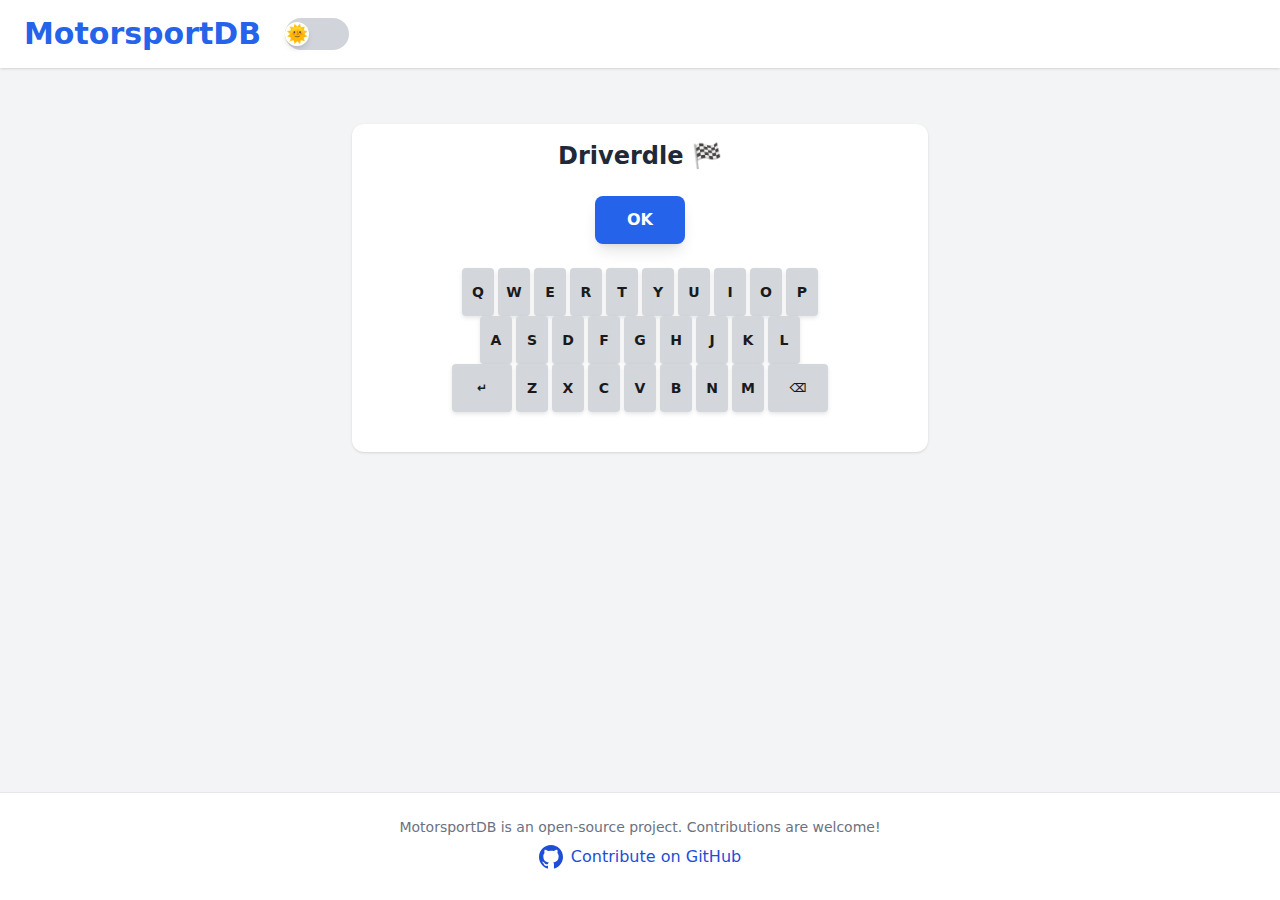
<file: driverdle.html>
<!DOCTYPE html>
<html lang="en" class="dark">

<head>
  <meta charset="UTF-8">
  <meta name="viewport" content="width=device-width, initial-scale=1.0">
  <title>MotorsportDB - Driverdle</title>
  <meta name="description" content="Guess the driver in 6 tries – daily motorsport wordle-style game.">
  <meta name="keywords" content="motorsport, wordle, racing drivers, F1, Formula 1, guessing game">
  <meta name="robots" content="index, follow">
  <meta property="og:title" content="MotorsportDB - Driverdle">
  <meta property="og:description" content="Daily driver guessing game on MotorsportDB.">
  <meta property="og:url" content="https://motorsportdb.org/games/driverdle.html">
  <meta property="og:type" content="website">

  <link href="assets/css/tailwind.min.css" rel="stylesheet">
  <link href="assets/css/custom.css" rel="stylesheet">
  <script defer src="assets/js/games/driverdle.js"></script>
  <script src="assets/js/common/theme.js"></script>
  <script src="assets/js/common/common.js"></script>
</head>

<body class="bg-gray-100 dark:bg-gray-900 text-gray-800 dark:text-gray-300 min-h-screen flex flex-col">

  <header class="driver-header shadow dark:shadow-lg flex bg-white dark:bg-gray-800 justify-around">
    <div class="px-6 py-4 flex justify-between items-center">
      <a href="index.html" class="text-3xl font-bold text-blue-600 dark:text-blue-400">MotorsportDB</a>
    </div>
    <div class="flex items-center justify-center">
      <button id="theme-toggle"
        class="relative flex items-center w-16 h-8 bg-gray-300 dark:bg-gray-700 rounded-full transition-all duration-300 focus:outline-none">
        <span id="toggle-ball"
          class="absolute left-1 top-1 w-6 h-6 bg-white dark:bg-gray-900 rounded-full shadow-md flex items-center justify-center text-lg transform transition-transform duration-300">
          🌞
        </span>
      </button>
    </div>
  </header>

  <main class="flex-grow container mx-auto px-6 py-8 flex flex-col items-center space-y-8">
    <div class="max-w-xl w-full mx-auto mt-6 p-2 sm:p-4 bg-white dark:bg-gray-900 rounded-xl shadow">
      <h2 class="text-2xl font-bold text-center mb-4 sm:mb-6">Driverdle 🏁</h2>

      <!-- Game grid (dynamically generated via JS) -->
      <div id="driverdle-board" class="space-y-2 mb-4 sm:mb-6"></div>

      <!-- Hidden input for form submission -->
      <form id="guess-form" class="mb-6">
        <div class="flex justify-center mb-2">
          <button type="submit"
            class="px-8 py-3 bg-blue-600 text-white rounded-lg hover:bg-blue-700 shadow-lg font-semibold transition">
            OK
          </button>
        </div>
        <!-- Error message container -->
        <div id="error-message" class="hidden text-red-500 dark:text-red-400 text-sm text-center mt-2"></div>
      </form>

      <!-- Virtual Keyboard -->
      <div id="virtual-keyboard" class="mb-6">
        <div class="flex justify-center gap-1 mb-1" data-row="1">
          <button class="key" data-key="Q">Q</button>
          <button class="key" data-key="W">W</button>
          <button class="key" data-key="E">E</button>
          <button class="key" data-key="R">R</button>
          <button class="key" data-key="T">T</button>
          <button class="key" data-key="Y">Y</button>
          <button class="key" data-key="U">U</button>
          <button class="key" data-key="I">I</button>
          <button class="key" data-key="O">O</button>
          <button class="key" data-key="P">P</button>
        </div>
        <div class="flex justify-center gap-1 mb-1" data-row="2">
          <button class="key" data-key="A">A</button>
          <button class="key" data-key="S">S</button>
          <button class="key" data-key="D">D</button>
          <button class="key" data-key="F">F</button>
          <button class="key" data-key="G">G</button>
          <button class="key" data-key="H">H</button>
          <button class="key" data-key="J">J</button>
          <button class="key" data-key="K">K</button>
          <button class="key" data-key="L">L</button>
        </div>
        <div class="flex justify-center gap-1" data-row="3">
          <button class="key key-wide" data-key="ENTER">↵</button>
          <button class="key" data-key="Z">Z</button>
          <button class="key" data-key="X">X</button>
          <button class="key" data-key="C">C</button>
          <button class="key" data-key="V">V</button>
          <button class="key" data-key="B">B</button>
          <button class="key" data-key="N">N</button>
          <button class="key" data-key="M">M</button>
          <button class="key key-wide" data-key="BACKSPACE">⌫</button>
        </div>
      </div>

      <!-- Final result -->
      <div id="driverdle-result" class="hidden text-center text-base sm:text-lg font-semibold"></div>
    </div>

  </main>

  <footer class="bg-white dark:bg-gray-800 border-t dark:border-gray-700 py-6 mt-10">
    <div class="container mx-auto text-center">
      <p class="text-gray-500 dark:text-gray-400 text-sm">MotorsportDB is an open-source project. Contributions are
        welcome!</p>
      <a href="https://github.com/Motorsport-DB" target="_blank"
        class="inline-flex items-center gap-2 text-blue-700 dark:text-blue-400 hover:text-blue-800 dark:hover:text-blue-300 mt-2 transition">
        <svg xmlns="http://www.w3.org/2000/svg" class="h-6 w-6" fill="currentColor" viewBox="0 0 24 24">
          <path
            d="M12 0C5.37 0 0 5.38 0 12.04c0 5.32 3.438 9.84 8.207 11.44.6.113.793-.263.793-.584 0-.288-.01-1.05-.016-2.06-3.338.724-4.043-1.63-4.043-1.63-.546-1.393-1.332-1.76-1.332-1.76-1.087-.758.083-.743.083-.743 1.204.085 1.84 1.24 1.84 1.24 1.07 1.86 2.81 1.32 3.5 1.004.107-.784.42-1.32.763-1.62-2.666-.304-5.467-1.36-5.467-6.05 0-1.34.465-2.437 1.236-3.297-.125-.303-.536-1.52.117-3.167 0 0 1.007-.328 3.3 1.26a11.45 11.45 0 013-.414c1.02.005 2.047.14 3 .414 2.29-1.59 3.293-1.26 3.293-1.26.657 1.648.247 2.864.12 3.167.774.86 1.233 1.956 1.233 3.297 0 4.7-2.807 5.744-5.478 6.04.432.377.817 1.126.817 2.27 0 1.64-.016 2.96-.016 3.363 0 .325.19.705.8.584C20.56 21.87 24 17.36 24 12.04 24 5.38 18.63 0 12 0z" />
        </svg>
        <span>Contribute on GitHub</span>
      </a>
    </div>
  </footer>
</body>

</html>
</file>
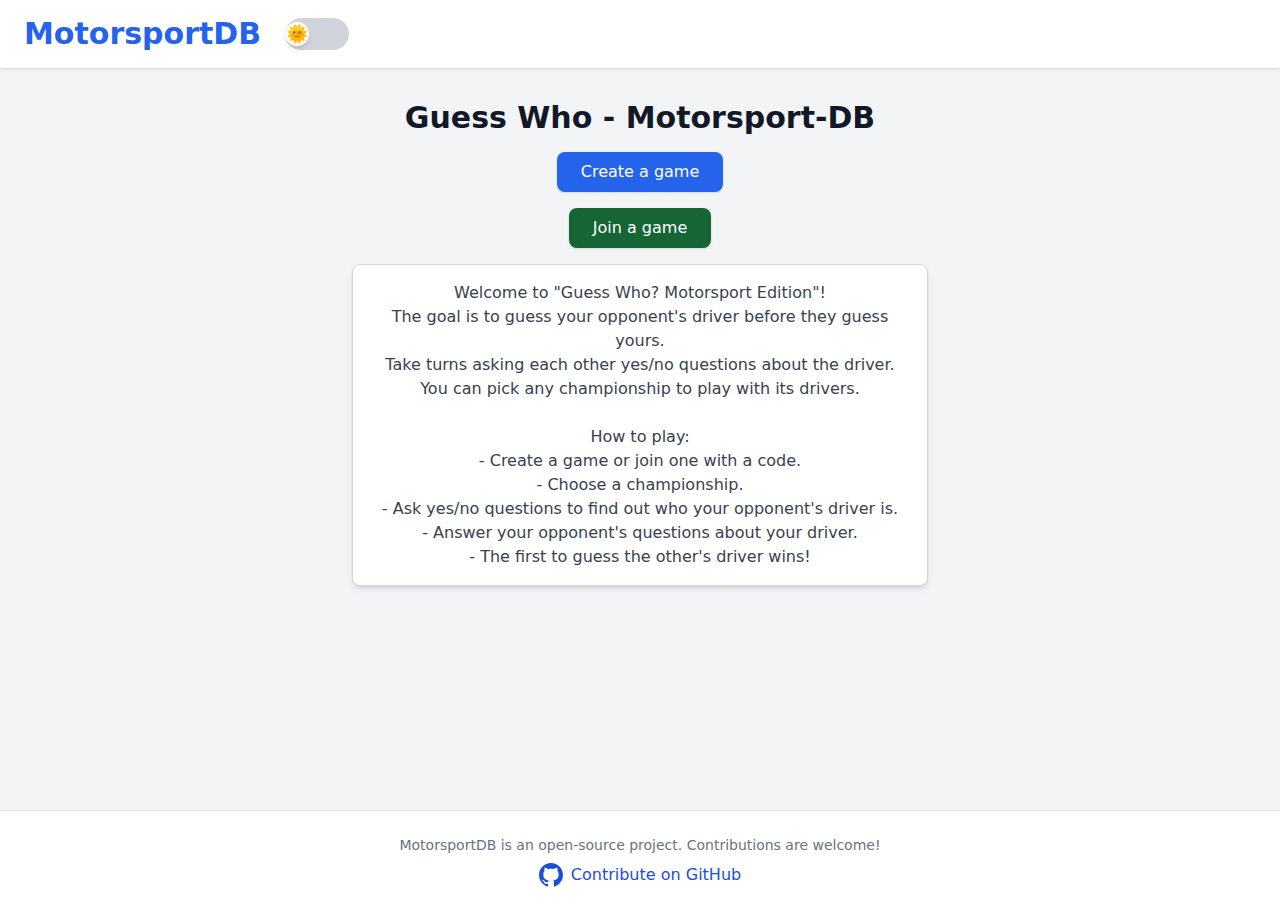
<file: guess-who.html>
<!DOCTYPE html>
<html lang="en" class="dark">

<head>
  <meta charset="UTF-8">
  <meta name="viewport" content="width=device-width, initial-scale=1.0">
  <title>MotorsportDB - Guess who</title>
  <meta name="description"
    content="Discover detailed information about motorsport drivers, their stats, and career achievements.">
  <meta name="keywords" content="motorsport database, racing drivers, F1, Formula 1, karting, endurance racing">
  <meta name="robots" content="index, follow">
  <meta property="og:title" content="MotorsportDB - Games Guess Who">
  <meta property="og:description" content="Explore stats and career details of your favorite motorsport drivers.">
  <meta property="og:url" content="https://motorsportdb.org/guess-who.html">
  <meta property="og:type" content="website">

  <link href="assets/css/tailwind.min.css" rel="stylesheet">
  <link href="assets/css/custom.css" rel="stylesheet">
  <script defer src="assets/js/games/guess-who.js"></script>
  <script src="assets/js/common/theme.js"></script>
  <script defer src="assets/js/common/proposal_cards.js"></script>
  <script defer src="assets/js/common/common.js"></script>
</head>

<body class="bg-gray-100 dark:bg-gray-900 text-gray-800 dark:text-gray-300 min-h-screen flex flex-col">

  <header class="driver-header shadow dark:shadow-lg flex bg-white dark:bg-gray-800 justify-around">
    <div class="px-6 py-4 flex justify-between items-center">
      <a href="index.html" class="text-3xl font-bold text-blue-600 dark:text-blue-400">MotorsportDB</a>
    </div>
    <div class="flex items-center justify-center">
      <button id="theme-toggle"
        class="relative flex items-center w-16 h-8 bg-gray-300 dark:bg-gray-700 rounded-full transition-all duration-300 focus:outline-none">
        <span id="toggle-ball"
          class="absolute left-1 top-1 w-6 h-6 bg-white dark:bg-gray-900 rounded-full shadow-md flex items-center justify-center text-lg transform transition-transform duration-300">
          🌞
        </span>
      </button>
    </div>
  </header>

  <main class="flex-grow container mx-auto px-6 py-8">
    <div id="menu" class="space-y-4 flex flex-col items-center justify-center">
      <h1 class="text-3xl font-bold text-gray-900 dark:text-gray-100">Guess Who - Motorsport-DB</h1>
      <button onclick="createGame()" class="px-6 py-2 bg-blue-600 text-white rounded-lg shadow hover:bg-blue-700 transition">Create a game</button>
      <button onclick="joinGame()" class="px-6 py-2 bg-green-800 text-white rounded-lg shadow hover:bg-green-900 transition">Join a game</button>
      
      <p class="max-w-xl text-center text-gray-700 dark:text-gray-300 border border-gray-300 dark:border-gray-600 rounded-lg shadow-md p-4 bg-white dark:bg-gray-800">
        Welcome to "Guess Who? Motorsport Edition"!<br>
        The goal is to guess your opponent's driver before they guess yours.<br>
        Take turns asking each other yes/no questions about the driver.<br>
        You can pick any championship to play with its drivers.<br>
        <br>
        How to play:<br>
        - Create a game or join one with a code.<br>
        - Choose a championship.<br>
        - Ask yes/no questions to find out who your opponent's driver is.<br>
        - Answer your opponent's questions about your driver.<br>
        - The first to guess the other's driver wins!
      </p>
    </div>

    <div id="list_drivers" class="w-full max-w-4xl mt-8 space-y-4 hidden">
      <h2 class="text-2xl font-bold mb-4 text-gray-900 dark:text-gray-100">Instructions</h2>
      <label for="championships" class="block text-lg font-medium text-gray-700 dark:text-gray-300 mb-2">Select a championship:</label>
      <select id="championships" name="championships"
        class="block w-full px-4 py-2 border border-gray-300 dark:border-gray-600 rounded-lg shadow-sm focus:outline-none focus:ring-2 focus:ring-blue-500 bg-white dark:bg-gray-800 dark:text-gray-200">
        <option value="" disabled selected>Choose...</option>
      </select>
      <button onclick="startGame()" class="mt-4 px-6 py-2 bg-blue-600 text-white rounded-lg shadow hover:bg-blue-700 transition">Start the game</button>
    </div>

    <div id="game" class="w-full mt-8"></div>
  </main>

  <section id="section_randomCards" class="my-12 flex-grow container mx-auto px-6 py-8"></section>

  <footer class="bg-white dark:bg-gray-800 border-t dark:border-gray-700 py-6 mt-10">
    <div class="container mx-auto text-center">
      <p class="text-gray-500 dark:text-gray-400 text-sm">MotorsportDB is an open-source project. Contributions are welcome!</p>
      <a href="https://github.com/Motorsport-DB" target="_blank"
        class="inline-flex items-center gap-2 text-blue-700 dark:text-blue-400 hover:text-blue-800 dark:hover:text-blue-300 mt-2 transition">
        <svg xmlns="http://www.w3.org/2000/svg" class="h-6 w-6" fill="currentColor" viewBox="0 0 24 24">
          <path
            d="M12 0C5.37 0 0 5.38 0 12.04c0 5.32 3.438 9.84 8.207 11.44.6.113.793-.263.793-.584 0-.288-.01-1.05-.016-2.06-3.338.724-4.043-1.63-4.043-1.63-.546-1.393-1.332-1.76-1.332-1.76-1.087-.758.083-.743.083-.743 1.204.085 1.84 1.24 1.84 1.24 1.07 1.86 2.81 1.32 3.5 1.004.107-.784.42-1.32.763-1.62-2.666-.304-5.467-1.36-5.467-6.05 0-1.34.465-2.437 1.236-3.297-.125-.303-.536-1.52.117-3.167 0 0 1.007-.328 3.3 1.26a11.45 11.45 0 013-.414c1.02.005 2.047.14 3 .414 2.29-1.59 3.293-1.26 3.293-1.26.657 1.648.247 2.864.12 3.167.774.86 1.233 1.956 1.233 3.297 0 4.7-2.807 5.744-5.478 6.04.432.377.817 1.126.817 2.27 0 1.64-.016 2.96-.016 3.363 0 .325.19.705.8.584C20.56 21.87 24 17.36 24 12.04 24 5.38 18.63 0 12 0z" />
        </svg>
        <span>Contribute on GitHub</span>
      </a>
    </div>
  </footer>
</body>

</html>
</file>
<file: assets/css/custom.css>
/* Custom animations for MotorsportDB games and UI */

@keyframes flip {
    0% {
        transform: rotateX(0);
    }
    50% {
        transform: rotateX(90deg);
    }
    100% {
        transform: rotateX(0);
    }
}

@keyframes shake {
    0%, 100% {
        transform: translateX(0);
    }
    10%, 30%, 50%, 70%, 90% {
        transform: translateX(-5px);
    }
    20%, 40%, 60%, 80% {
        transform: translateX(5px);
    }
}

@keyframes bounce-in {
    0% {
        opacity: 0;
        transform: scale(0.3);
    }
    50% {
        opacity: 1;
        transform: scale(1.05);
    }
    70% {
        transform: scale(0.9);
    }
    100% {
        transform: scale(1);
    }
}

@keyframes fade-in {
    from {
        opacity: 0;
        transform: translateY(10px);
    }
    to {
        opacity: 1;
        transform: translateY(0);
    }
}

@keyframes pulse-slow {
    0%, 100% {
        opacity: 1;
    }
    50% {
        opacity: 0.7;
    }
}

.animate-flip {
    animation: flip 0.6s ease-in-out;
}

.animate-shake {
    animation: shake 0.5s ease-in-out;
}

.animate-bounce-in {
    animation: bounce-in 0.6s cubic-bezier(0.68, -0.55, 0.265, 1.55);
}

.animate-fade-in {
    animation: fade-in 0.4s ease-out;
}

.animate-pulse-slow {
    animation: pulse-slow 2s ease-in-out infinite;
}

/* Smooth transitions for theme toggle */
.theme-transition {
    transition: background-color 0.3s ease, color 0.3s ease, border-color 0.3s ease;
}

/* Improved hover effects */
.hover-lift {
    transition: transform 0.2s ease, box-shadow 0.2s ease;
}

.hover-lift:hover {
    transform: translateY(-2px);
    box-shadow: 0 4px 12px rgba(0, 0, 0, 0.15);
}

/* Loading skeleton */
.skeleton {
    background: linear-gradient(90deg, #f0f0f0 25%, #e0e0e0 50%, #f0f0f0 75%);
    background-size: 200% 100%;
    animation: skeleton-loading 1.5s ease-in-out infinite;
}

@keyframes skeleton-loading {
    0% {
        background-position: 200% 0;
    }
    100% {
        background-position: -200% 0;
    }
}

.dark .skeleton {
    background: linear-gradient(90deg, #2d2d2d 25%, #3d3d3d 50%, #2d2d2d 75%);
    background-size: 200% 100%;
}

/* Improved focus states for accessibility */
.focus-ring:focus {
    outline: 2px solid #3b82f6;
    outline-offset: 2px;
}

.dark .focus-ring:focus {
    outline-color: #60a5fa;
}

/* Smooth scrolling */
html {
    scroll-behavior: smooth;
}

/* Optimize font rendering */
body {
    -webkit-font-smoothing: antialiased;
    -moz-osx-font-smoothing: grayscale;
}

/* Virtual Keyboard Styles */
#virtual-keyboard .key {
    min-width: 32px;
    height: 48px;
    padding: 0 8px;
    font-size: 14px;
    font-weight: 600;
    border-radius: 4px;
    border: none;
    cursor: pointer;
    /* Smooth transitions for all property changes */
    transition: background-color 0.4s ease, color 0.4s ease, transform 0.2s ease, box-shadow 0.2s ease, opacity 0.4s ease;
    background-color: #d3d6da;
    color: #1a1a1b;
    box-shadow: 0 2px 4px rgba(0, 0, 0, 0.1);
}

.dark #virtual-keyboard .key {
    background-color: #818384;
    color: #ffffff;
}

#virtual-keyboard .key:hover {
    transform: scale(1.05);
    box-shadow: 0 4px 8px rgba(0, 0, 0, 0.2);
}

#virtual-keyboard .key:active {
    transform: scale(0.95);
}

#virtual-keyboard .key-wide {
    min-width: 60px;
    font-size: 12px;
}

/* Key states - Using !important to override Tailwind classes */
#virtual-keyboard .key.absent {
    background-color: #3a3a3c !important;
    color: #ffffff !important;
    opacity: 0.5 !important;
    /* Add subtle scale animation when state changes */
    animation: keyStateChange 0.3s ease-out;
}

.dark #virtual-keyboard .key.absent {
    background-color: #3a3a3c !important;
    opacity: 0.7 !important;
}

#virtual-keyboard .key.present {
    background-color: #f59e0b !important;
    color: #ffffff !important;
    /* Add bounce animation when state changes */
    animation: keyStateChange 0.3s ease-out;
}

.dark #virtual-keyboard .key.present {
    background-color: #d97706 !important;
}

#virtual-keyboard .key.correct {
    background-color: #10b981 !important;
    color: #ffffff !important;
    /* Add pop animation when state changes */
    animation: keyStateChange 0.3s ease-out;
}

.dark #virtual-keyboard .key.correct {
    background-color: #059669 !important;
}

/* Keyframe animation for state changes */
@keyframes keyStateChange {
    0% {
        transform: scale(1);
    }
    50% {
        transform: scale(1.15);
    }
    100% {
        transform: scale(1);
    }
}

/* Ensure colored keys remain clickable */
#virtual-keyboard .key.absent,
#virtual-keyboard .key.present,
#virtual-keyboard .key.correct {
    cursor: pointer;
    pointer-events: auto;
}

/* Current input indicator on the board */
.cell-input {
    border-color: #3b82f6 !important;
    border-width: 2px !important;
    animation: pulse 1s ease-in-out infinite;
}

@keyframes pulse {
    0%, 100% {
        border-color: #3b82f6;
    }
    50% {
        border-color: #60a5fa;
    }
}

/* Accordion animations for Driver/Team/Race pages */
.accordion-content {
    overflow: hidden;
    transition: max-height 0.4s cubic-bezier(0.4, 0, 0.2, 1), 
                opacity 0.3s ease-out,
                padding 0.3s ease-out;
}

.accordion-content.collapsed {
    max-height: 0 !important;
    opacity: 0;
    padding-top: 0 !important;
    padding-bottom: 0 !important;
}

.accordion-content.expanded {
    max-height: 10000px;
    opacity: 1;
}

.accordion-icon {
    transition: transform 0.3s cubic-bezier(0.4, 0, 0.2, 1);
}
</file>
